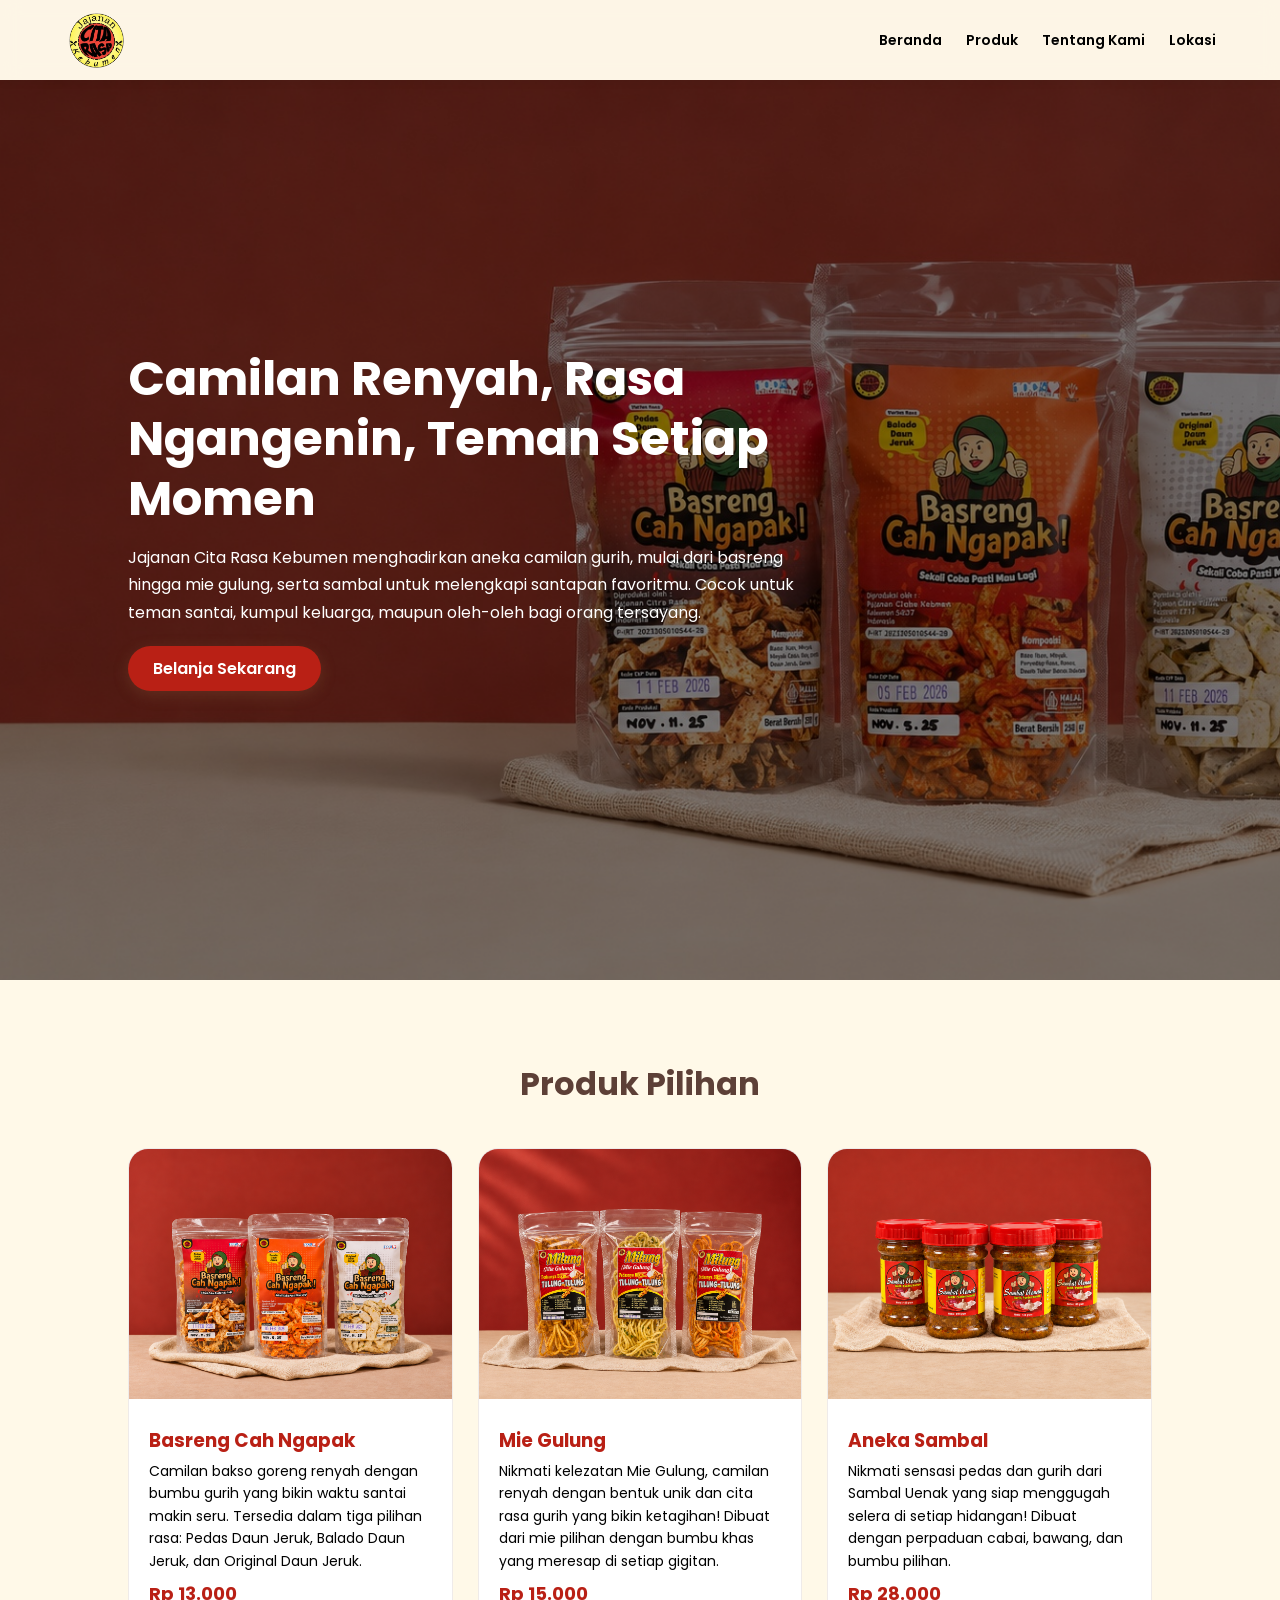
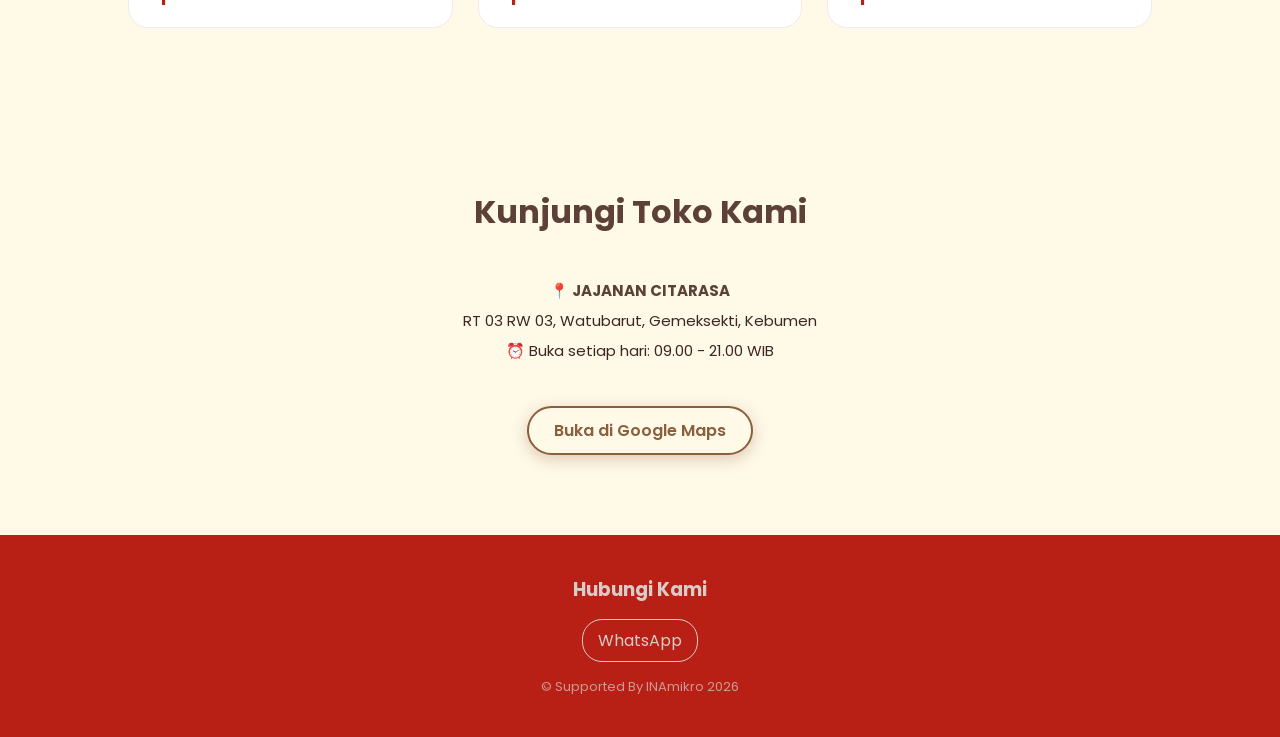
<file: index.html>
<!DOCTYPE html>
<html lang="id">
<head>
  <meta charset="UTF-8" />
  <meta name="viewport" content="width=device-width, initial-scale=1.0"/>
  <title>JAJANAN CITARASA</title>

  <link href="https://fonts.googleapis.com/css2?family=Poppins:wght@300;400;600;700&display=swap" rel="stylesheet">

  <link rel="stylesheet" href="style.css">
</head>

<body>

  <header>
  <div class="logo">
    <a href="#beranda">
      <img src="img/logo.png" alt="Logo Jajanan Citarasa Kebumen" class="logo-img">
    </a>
  </div>

  <nav>
    <a href="#beranda">Beranda</a>
    <a href="produk.html">Produk</a>
    <a href="tentang.html">Tentang Kami</a>
    <a href="#lokasi">Lokasi</a>
  </nav>
</header>

  <section id="beranda">
    <div class="hero-text">
      <h1>Camilan Renyah, Rasa Ngangenin, Teman Setiap Momen</h1>
      <p>
        Jajanan Cita Rasa Kebumen menghadirkan aneka camilan gurih, mulai dari basreng hingga mie gulung, serta sambal untuk melengkapi santapan favoritmu. Cocok untuk teman santai, kumpul keluarga, maupun oleh-oleh bagi orang tersayang.
      </p>
      <a href="#produk" class="btn">Belanja Sekarang</a>
    </div>
  </section>

  <section id="produk">
    <h2>Produk Pilihan</h2>

    <div class="catalog-grid">

      <!-- Produk 1: Basreng -->
      <div class="card" data-category="camilan">
        <a href="pemesanan.html?nama=Basreng%20Cah%20Ngapak&harga=Rp%2013.000&gambar=img/basreng.png&kat=Camilan&desc=Camilan%20bakso%20goreng%20renyah%20dengan%20bumbu%20gurih%20yang%20bikin%20waktu%20santai%20makin%20seru.">
          <img src="img/basreng.png" alt="Basreng Cah Ngapak">
          <div class="card-content">
            <h3>Basreng Cah Ngapak</h3>
            <p>Camilan bakso goreng renyah dengan bumbu gurih yang bikin waktu santai makin seru. Tersedia dalam tiga pilihan rasa: Pedas Daun Jeruk, Balado Daun Jeruk, dan Original Daun Jeruk.</p>
            <div class="price">Rp 13.000</div>
          </div>
        </a>
      </div>

      <!-- Produk 2: Mie Gulung -->
      <div class="card" data-category="camilan">
        <a href="pemesanan.html?nama=Mie%20Gulung&harga=Rp%2015.000&gambar=img/milung.png&kat=Camilan&desc=Nikmati%20kelezatan%20Mie%20Gulung,%20camilan%20renyah%20dengan%20bentuk%20unik%20dan%20cita%20rasa%20gurih%20yang%20bikin%20ketagihan!">
          <img src="img/milung.png" alt="Mie Gulung">
          <div class="card-content">
            <h3>Mie Gulung</h3>
            <p>Nikmati kelezatan Mie Gulung, camilan renyah dengan bentuk unik dan cita rasa gurih yang bikin ketagihan! Dibuat dari mie pilihan dengan bumbu khas yang meresap di setiap gigitan.</p>
            <div class="price">Rp 15.000</div>
          </div>
        </a>
      </div>

      <!-- Produk 3: Aneka Sambal -->
      <div class="card" data-category="sambal">
        <a href="pemesanan.html?nama=Aneka%20Sambal&harga=Rp%2028.000&gambar=img/sambal.png&kat=Sambal&desc=Nikmati%20sensasi%20pedas%20dan%20gurih%20dari%20Sambal%20Uenak%20yang%20siap%20menggugah%20selera%20di%20setiap%20hidangan!">
          <img src="img/sambal.png" alt="Sambal">
          <div class="card-content">
            <h3>Aneka Sambal</h3>
            <p>Nikmati sensasi pedas dan gurih dari Sambal Uenak yang siap menggugah selera di setiap hidangan! Dibuat dengan perpaduan cabai, bawang, dan bumbu pilihan.</p>
            <div class="price">Rp 28.000</div>
          </div>
        </a>
      </div>

    </div>
  </section>

  <section id="lokasi">
    <h2>Kunjungi Toko Kami</h2>
    <div class="location-info">
      <p class="store-name">📍 JAJANAN CITARASA</p>
      <p>RT 03 RW 03, Watubarut, Gemeksekti, Kebumen</p>
      <p>⏰ Buka setiap hari: 09.00 - 21.00 WIB</p>
    </div>
    <a href="https://maps.app.goo.gl/TmAmTBgGTd42muDu8" target="_blank" class="btn btn-outline">
      Buka di Google Maps
    </a>
  </section>

  <footer>
  <h3>Hubungi Kami</h3>
  <div class="socials">
    <a href="https://wa.me/087715188829?text=Halo%20Jajanan%20Cita%20Rasa%2C%20saya%20ingin%20bertanya" target="_blank" rel="noopener">WhatsApp</a>
  </div>
  <p class="copyright">© Supported By INAmikro 2026</p>
</footer>

  <div id="toast">Pesan notifikasi...</div>

  <script src="script.js"></script>

</body>
</html>
</file>
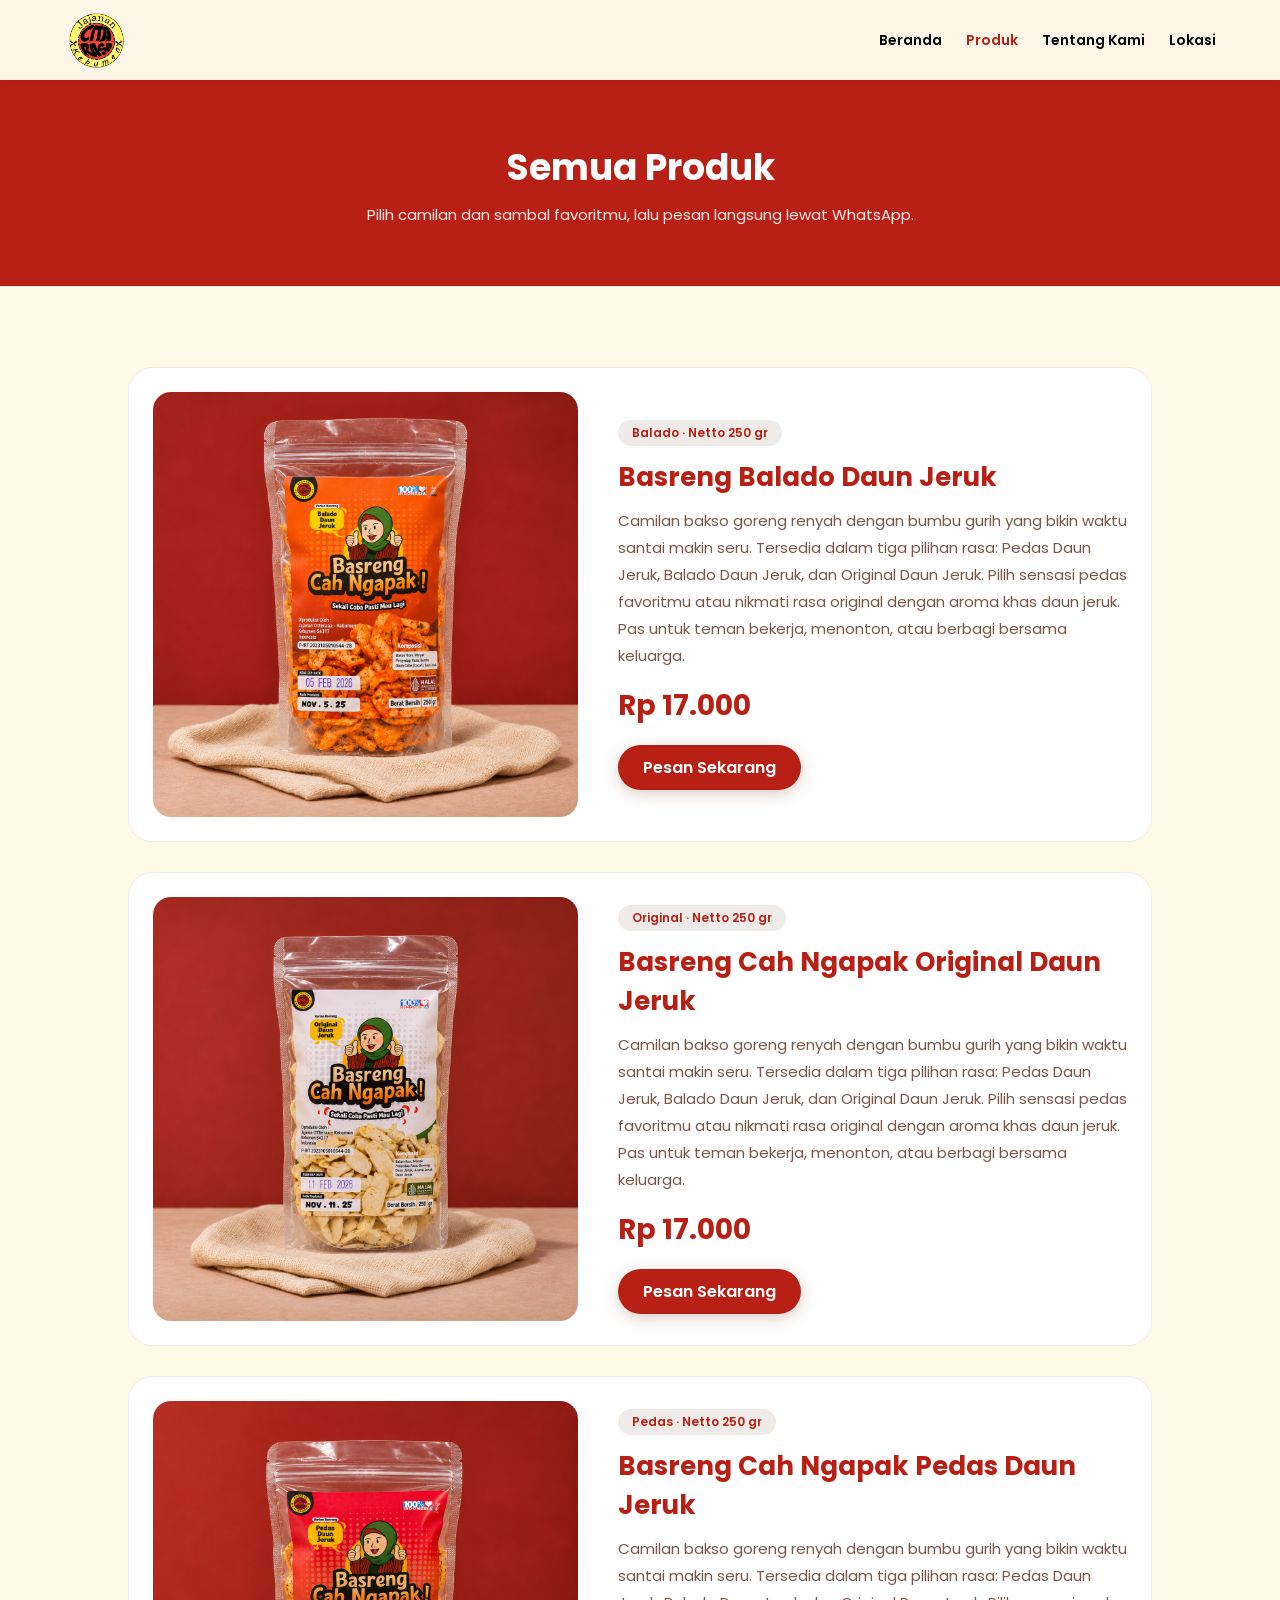
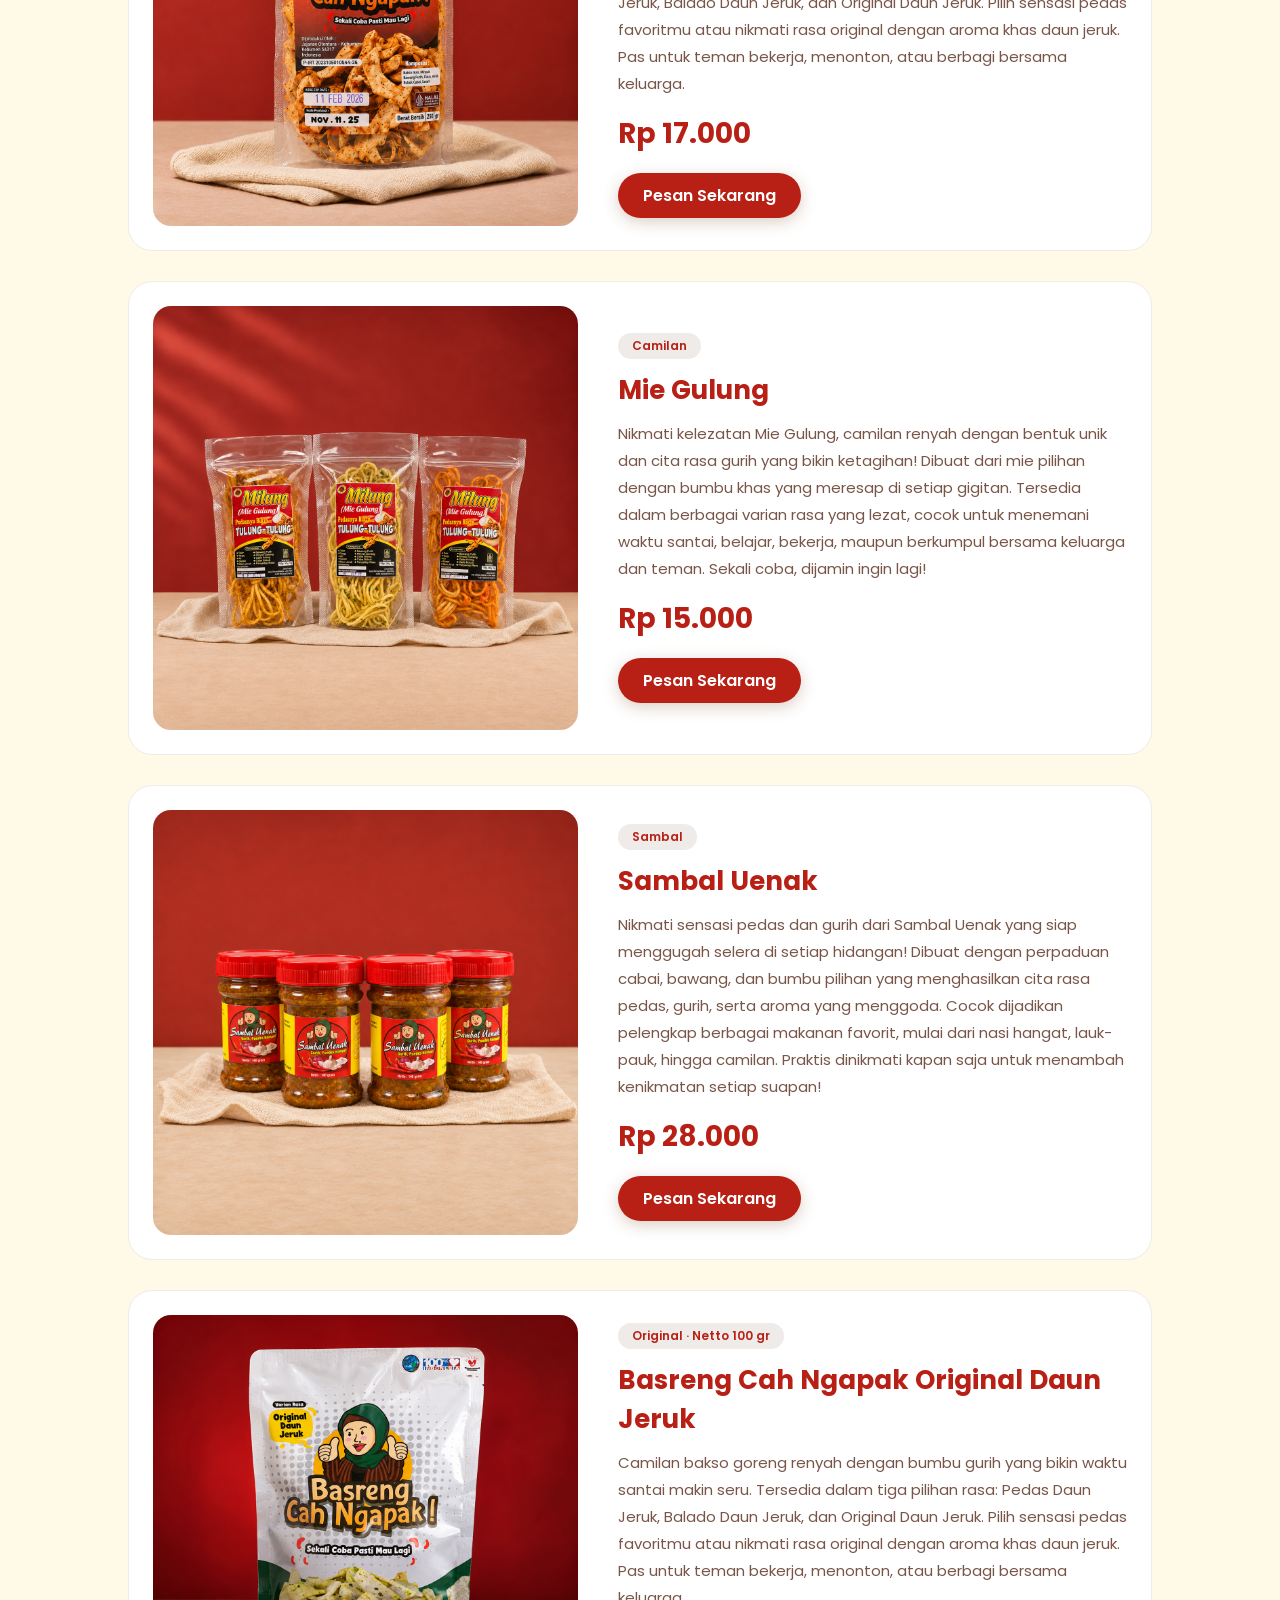
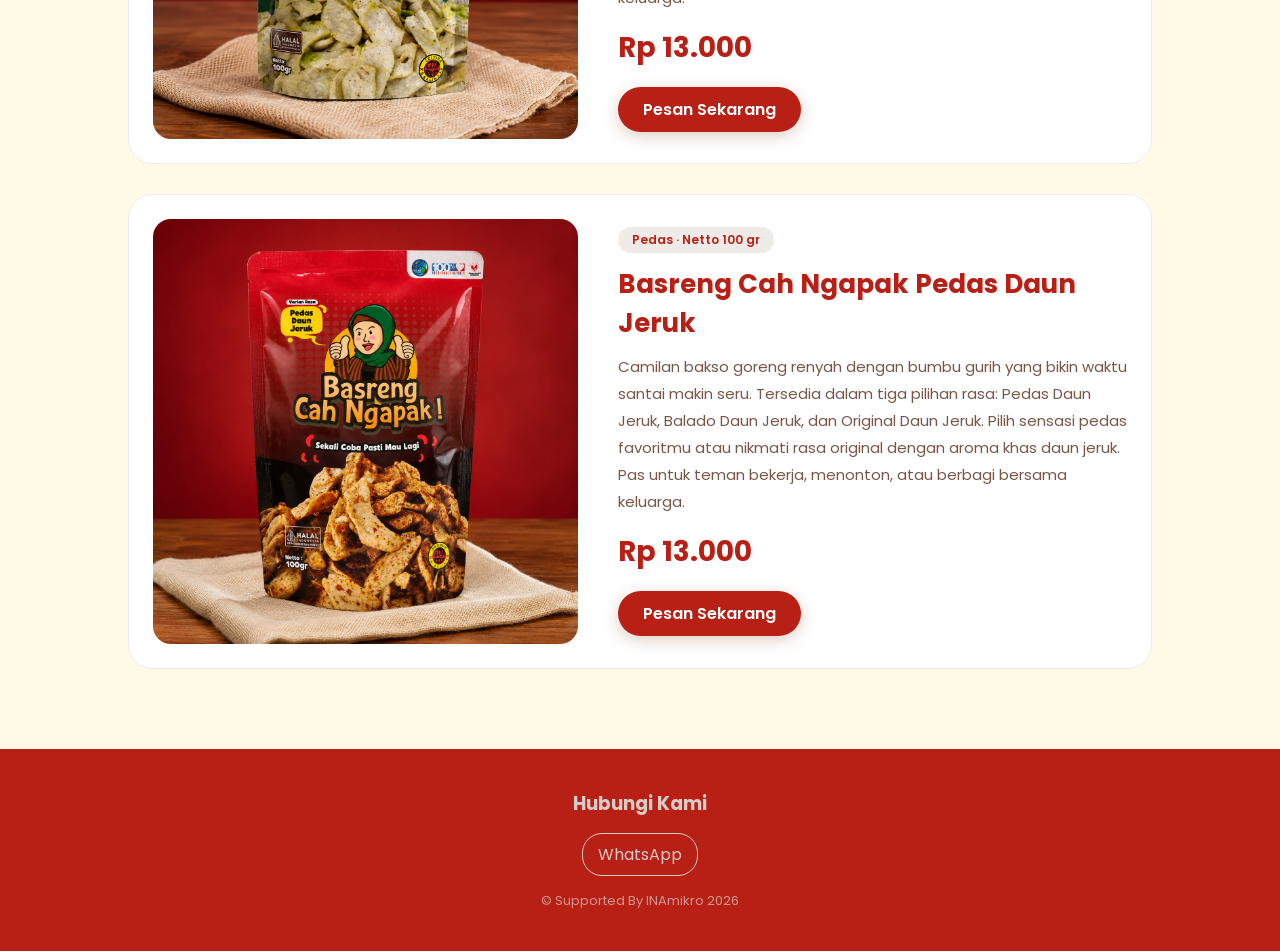
<file: produk.html>
<!DOCTYPE html>
<html lang="id">
<head>
  <meta charset="UTF-8" />
  <meta name="viewport" content="width=device-width, initial-scale=1.0"/>
  <title>Semua Produk - Jajanan Citarasa Kebumen</title>
  <link href="https://fonts.googleapis.com/css2?family=Poppins:wght@300;400;600;700&display=swap" rel="stylesheet">
  <link rel="stylesheet" href="style.css">
</head>
<body class="page-produk">

  <header>
    <div class="logo">
      <a href="index.html">
        <img src="img/logo.png" alt="Logo Jajanan Citarasa Kebumen" class="logo-img">
      </a>
    </div>
    <nav>
      <a href="index.html#beranda">Beranda</a>
      <a href="produk.html" class="active">Produk</a>
      <a href="tentang.html">Tentang Kami</a>
      <a href="index.html#lokasi">Lokasi</a>
    </nav>
  </header>

  <div class="about-hero">
    <h1>Semua Produk</h1>
    <p>Pilih camilan dan sambal favoritmu, lalu pesan langsung lewat WhatsApp.</p>
  </div>

  <section class="produk-list">
    <div class="produk-rows" id="produk-grid"></div>
  </section>

  <footer>
    <h3>Hubungi Kami</h3>
    <div class="socials">
      <a href="https://wa.me/6287715188829?text=Halo%20Jajanan%20Cita%20Rasa%2C%20saya%20ingin%20bertanya" target="_blank" rel="noopener">WhatsApp</a>
    </div>
    <p class="copyright">© Supported By INAmikro 2026</p>
  </footer>

  <script src="script.js"></script>

</body>
</html>
</file>
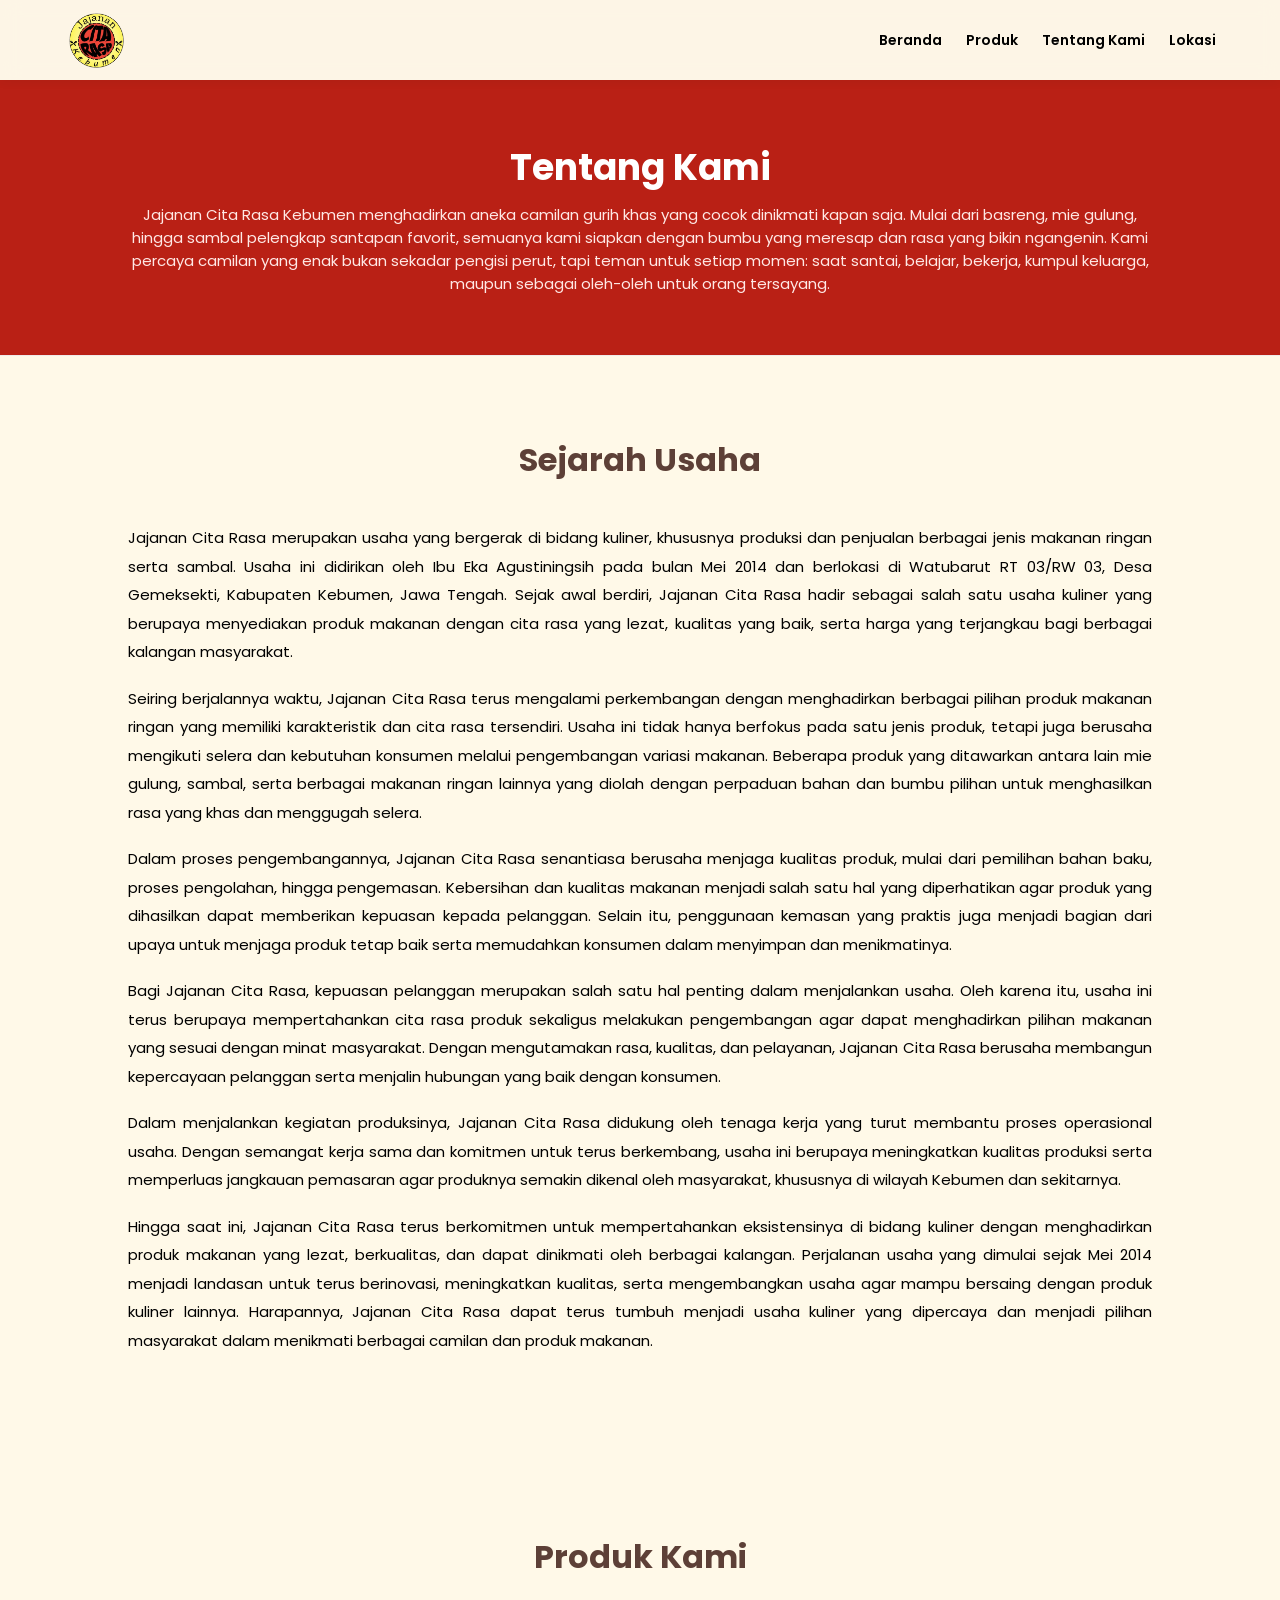
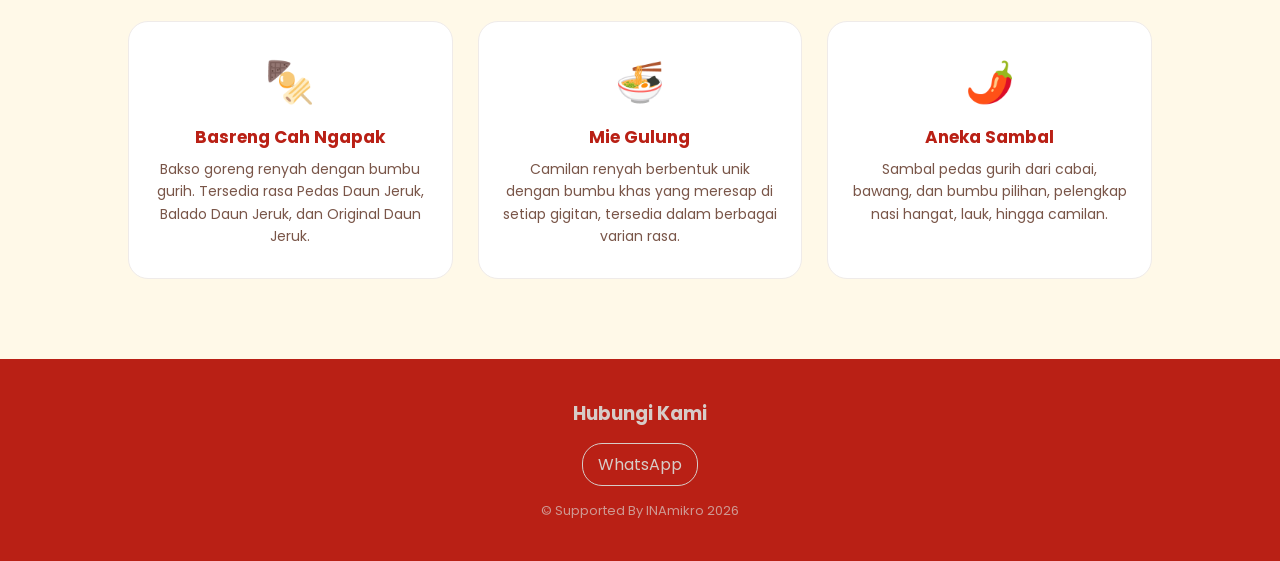
<file: tentang.html>
<!DOCTYPE html>
<html lang="id">
<head>
  <meta charset="UTF-8" />
  <meta name="viewport" content="width=device-width, initial-scale=1.0"/>
  <title>Tentang Kami - Jajanan Citarasa Kebumen</title>
  <link href="https://fonts.googleapis.com/css2?family=Poppins:wght@300;400;600;700&display=swap" rel="stylesheet">
  <link rel="stylesheet" href="style.css">
</head>
<body class="page-tentang">

  <header>
    <div class="logo">
      <a href="index.html">
        <img src="img/logo.png" alt="Logo Jajanan Citarasa Kebumen" class="logo-img">
      </a>
    </div>
    <nav>
      <a href="index.html#beranda">Beranda</a>
      <a href="produk.html">Produk</a>
      <a href="tentang.html">Tentang Kami</a>
      <a href="index.html#lokasi">Lokasi</a>
    </nav>
  </header>

  <div class="about-hero">
    <h1>Tentang Kami</h1>
    <p>Jajanan Cita Rasa Kebumen menghadirkan aneka camilan gurih khas yang cocok dinikmati kapan saja. Mulai dari basreng, mie gulung, hingga sambal pelengkap santapan favorit, semuanya kami siapkan dengan bumbu yang meresap dan rasa yang bikin ngangenin. Kami percaya camilan yang enak bukan sekadar pengisi perut, tapi teman untuk setiap momen: saat santai, belajar, bekerja, kumpul keluarga, maupun sebagai oleh-oleh untuk orang tersayang.</p>
  </div>

  <section class="about-history">
    <h2>Sejarah Usaha</h2>

    <div class="history-text">
      <p>Jajanan Cita Rasa merupakan usaha yang bergerak di bidang kuliner, khususnya produksi dan penjualan berbagai jenis makanan ringan serta sambal. Usaha ini didirikan oleh Ibu Eka Agustiningsih pada bulan Mei 2014 dan berlokasi di Watubarut RT 03/RW 03, Desa Gemeksekti, Kabupaten Kebumen, Jawa Tengah. Sejak awal berdiri, Jajanan Cita Rasa hadir sebagai salah satu usaha kuliner yang berupaya menyediakan produk makanan dengan cita rasa yang lezat, kualitas yang baik, serta harga yang terjangkau bagi berbagai kalangan masyarakat.</p>

      <p>Seiring berjalannya waktu, Jajanan Cita Rasa terus mengalami perkembangan dengan menghadirkan berbagai pilihan produk makanan ringan yang memiliki karakteristik dan cita rasa tersendiri. Usaha ini tidak hanya berfokus pada satu jenis produk, tetapi juga berusaha mengikuti selera dan kebutuhan konsumen melalui pengembangan variasi makanan. Beberapa produk yang ditawarkan antara lain mie gulung, sambal, serta berbagai makanan ringan lainnya yang diolah dengan perpaduan bahan dan bumbu pilihan untuk menghasilkan rasa yang khas dan menggugah selera.</p>

      <p>Dalam proses pengembangannya, Jajanan Cita Rasa senantiasa berusaha menjaga kualitas produk, mulai dari pemilihan bahan baku, proses pengolahan, hingga pengemasan. Kebersihan dan kualitas makanan menjadi salah satu hal yang diperhatikan agar produk yang dihasilkan dapat memberikan kepuasan kepada pelanggan. Selain itu, penggunaan kemasan yang praktis juga menjadi bagian dari upaya untuk menjaga produk tetap baik serta memudahkan konsumen dalam menyimpan dan menikmatinya.</p>

      <p>Bagi Jajanan Cita Rasa, kepuasan pelanggan merupakan salah satu hal penting dalam menjalankan usaha. Oleh karena itu, usaha ini terus berupaya mempertahankan cita rasa produk sekaligus melakukan pengembangan agar dapat menghadirkan pilihan makanan yang sesuai dengan minat masyarakat. Dengan mengutamakan rasa, kualitas, dan pelayanan, Jajanan Cita Rasa berusaha membangun kepercayaan pelanggan serta menjalin hubungan yang baik dengan konsumen.</p>

      <p>Dalam menjalankan kegiatan produksinya, Jajanan Cita Rasa didukung oleh tenaga kerja yang turut membantu proses operasional usaha. Dengan semangat kerja sama dan komitmen untuk terus berkembang, usaha ini berupaya meningkatkan kualitas produksi serta memperluas jangkauan pemasaran agar produknya semakin dikenal oleh masyarakat, khususnya di wilayah Kebumen dan sekitarnya.</p>

      <p>Hingga saat ini, Jajanan Cita Rasa terus berkomitmen untuk mempertahankan eksistensinya di bidang kuliner dengan menghadirkan produk makanan yang lezat, berkualitas, dan dapat dinikmati oleh berbagai kalangan. Perjalanan usaha yang dimulai sejak Mei 2014 menjadi landasan untuk terus berinovasi, meningkatkan kualitas, serta mengembangkan usaha agar mampu bersaing dengan produk kuliner lainnya. Harapannya, Jajanan Cita Rasa dapat terus tumbuh menjadi usaha kuliner yang dipercaya dan menjadi pilihan masyarakat dalam menikmati berbagai camilan dan produk makanan.</p>
    </div>
  </section>

  <section class="about-products">
    <h2>Produk Kami</h2>
    <div class="about-grid">
      <div class="about-box">
        <span class="about-icon">🍢</span>
        <h3>Basreng Cah Ngapak</h3>
        <p>Bakso goreng renyah dengan bumbu gurih. Tersedia rasa Pedas Daun Jeruk, Balado Daun Jeruk, dan Original Daun Jeruk.</p>
      </div>
      <div class="about-box">
        <span class="about-icon">🍜</span>
        <h3>Mie Gulung</h3>
        <p>Camilan renyah berbentuk unik dengan bumbu khas yang meresap di setiap gigitan, tersedia dalam berbagai varian rasa.</p>
      </div>
      <div class="about-box">
        <span class="about-icon">🌶️</span>
        <h3>Aneka Sambal</h3>
        <p>Sambal pedas gurih dari cabai, bawang, dan bumbu pilihan, pelengkap nasi hangat, lauk, hingga camilan.</p>
      </div>
    </div>
  </section>

  <footer>
  <h3>Hubungi Kami</h3>
  <div class="socials">
    <a href="https://wa.me/087715188829?text=Halo%20Jajanan%20Cita%20Rasa%2C%20saya%20ingin%20bertanya" target="_blank" rel="noopener">WhatsApp</a>
  </div>
  <p class="copyright">© Supported By INAmikro 2026</p>
  </footer>

</body>
</html>
</file>
<file: style.css>
* {
  margin: 0;
  padding: 0;
  box-sizing: border-box;
  font-family: 'Poppins', sans-serif;
}

html {
  scroll-behavior: smooth;
  scroll-padding-top: 90px;
}

body {
  background: #FFF9E8;
  color: #3e2723;
  overflow-x: hidden;
}

.btn {
  display: inline-block;
  margin-top: 20px;
  padding: 10px 25px;
  background: #b92015;
  color: white;
  text-decoration: none;
  border-radius: 999px;
  font-weight: 600;
  transition: 0.3s;
  box-shadow: 0 4px 15px rgba(139, 94, 60, 0.3);
}

.btn:hover {
  background: #7e130c;
  transform: translateY(-3px);
}

.btn-outline {
  background: transparent;
  border: 2px solid #8b5e3c;
  color: #8b5e3c;
}

/* HEADER */
header {
  background: rgba(253, 245, 230, 0.85);
  backdrop-filter: blur(10px);
  padding: 8px 5%;
  display: flex;
  justify-content: space-between;
  align-items: center;
  position: sticky;
  width: 100%;
  top: 0;
  z-index: 1000;
  box-shadow: 0 2px 10px rgba(0, 0, 0, 0.05);
  flex-wrap: wrap;
  gap: 10px;
}

.logo a {
  text-decoration: none;
}


.logo-text span {
  display: block;
  font-size: 9px;
  font-weight: 400;
  letter-spacing: 2px;
  text-transform: uppercase;
  text-align: center;
  background: linear-gradient(135deg, #a0522d, #c8864a);
  -webkit-background-clip: text;
  -webkit-text-fill-color: transparent;
  background-clip: text;
}

nav {
  display: flex;
  flex-wrap: wrap;
  gap: 4px;
}

nav a {
  color: #000000;
  text-decoration: none;
  margin-left: 20px;
  font-weight: 600;
  transition: 0.3s;
  font-size: 14px;
  white-space: nowrap;
}

nav a:hover {
  color: #8b5e3c;
}

/* HERO SECTION */
#beranda {
  min-height: 100vh;
  display: flex;
  align-items: center;
  color: white;
  padding-top: 60px;
  position: relative;
  overflow: hidden;
}

/* Dua layer background untuk efek crossfade */
.bg-layer {
  position: absolute;
  inset: 0;
  background-size: cover;
  background-position: center;
  opacity: 0;
  transition: opacity 1.5s ease-in-out;
  z-index: 0;
}

.bg-layer::after {
  content: "";
  position: absolute;
  inset: 0;
  background: rgba(0, 0, 0, 0.5);
}

.bg-layer.active {
  opacity: 1;
}

.hero-text {
  position: relative;
  z-index: 2;
  max-width: 700px;
}

.hero-text h1 {
  font-size: 48px;
  margin-bottom: 15px;
  line-height: 1.25;
}

.hero-text p {
  font-size: 16px;
  line-height: 1.7;
}

.hero-text span {
  color: #d7ccc8;
}

/* SECTION COMMON */
section { padding: 80px 10%; }
h2 {
  text-align: center;
  margin-bottom: 40px;
  font-size: 32px;
  color: #5d4037;
}

/* CATALOG CARD */
.catalog-grid {
  display: grid;
  grid-template-columns: repeat(auto-fit, minmax(250px, 1fr));
  gap: 25px;
}

.card {
  background: #ffffff;
  border-radius: 20px;
  overflow: hidden;
  border: 1px solid #efebe9;
  transition: 0.3s;
}

.card:hover {
  transform: translateY(-8px);
  box-shadow: 0 15px 30px rgba(139, 94, 60, 0.15);
}

.card img {
  width: 100%;
  height: 250px;
  object-fit: cover;
}

.card-content { padding: 20px; }
.card-content h3 { color: #b92015; margin-bottom: 5px; }
.card-content p { font-size: 14px; color: #000000; line-height: 1.6; }
.price { color: #b92015; font-weight: 700; font-size: 18px; margin-top: 8px; }

.card a, .card a:visited, .card a:hover {
  text-decoration: none;
  color: inherit;
}

/* CATEGORY */
.category-grid {
  display: grid;
  grid-template-columns: 1fr;
  gap: 15px;
  max-width: 400px;
  margin: 0 auto;
}

.category-box {
  background: #efebe9;
  padding: 25px 30px;
  text-align: center;
  border-radius: 15px;
  cursor: pointer;
  transition: 0.3s;
  font-weight: 600;
  font-size: 16px;
  letter-spacing: 0.5px;
  box-shadow: 0 2px 8px rgba(139, 94, 60, 0.08);
}

.category-box:hover {
  background: #d7c4b0;
  transform: translateY(-3px);
  box-shadow: 0 6px 20px rgba(139, 94, 60, 0.2);
}

.category-box:active {
  transform: scale(0.95);
  box-shadow: 0 2px 6px rgba(139, 94, 60, 0.15);
  background: #c8a882;
}

.category-box.active {
  background: #8b5e3c;
  color: white;
}

@keyframes ripple {
  0%   { transform: scale(0); opacity: 0.4; }
  100% { transform: scale(4); opacity: 0; }
}

.category-box .ripple-effect {
  position: absolute;
  border-radius: 50%;
  width: 60px;
  height: 60px;
  background: rgba(139, 94, 60, 0.3);
  animation: ripple 0.6s linear;
  pointer-events: none;
  transform-origin: center;
}

/* LOKASI */
#lokasi {
  text-align: center;
}

.location-info {
  text-align: center;
  margin-bottom: 20px;
  line-height: 2;
}

.location-info p {
  font-size: 15px;
}

.store-name {
  font-weight: 700;
  font-size: 18px;
  color: #5d4037;
}

/* FOOTER */
footer {
  background: #b92015;
  color: #d7ccc8;
  padding: 40px 20px;
  text-align: center;
}

.socials {
  margin: 15px 0;
  display: flex;
  justify-content: center;
  flex-wrap: wrap;
  gap: 10px;
}

.socials a {
  color: #d7ccc8;
  border: 1px solid #d7ccc8;
  padding: 8px 15px;
  margin: 0;
  border-radius: 20px;
  text-decoration: none;
}

.socials a:hover {
  background: #7e130c;
  border-color: #8b5e3c;
}

.copyright {
  margin-top: 15px;
  font-size: 13px;
  opacity: 0.7;
}

/* TOAST */
#toast {
  visibility: hidden;
  min-width: 200px;
  max-width: 90vw;
  background-color: #3e2723;
  color: #fff;
  text-align: center;
  border-radius: 999px;
  padding: 12px 24px;
  position: fixed;
  z-index: 9999;
  bottom: 30px;
  left: 50%;
  transform: translateX(-50%);
  font-size: 14px;
  opacity: 0;
  transition: opacity 0.4s ease;
}

#toast.show {
  visibility: visible;
  opacity: 1;
}

/* =============================================
   RESPONSIVE BREAKPOINTS
   ============================================= */

/* TABLET (≤ 1024px) */
@media (max-width: 1024px) {
  section { padding: 60px 6%; }
  .hero-text h1 { font-size: 40px; }
  .catalog-grid { grid-template-columns: repeat(auto-fit, minmax(220px, 1fr)); }
}

/* MOBILE LANDSCAPE / SMALL TABLET (≤ 768px) */
@media (max-width: 768px) {
  header {
    padding: 12px 5%;
    justify-content: center;
    text-align: center;
  }
  .logo { width: 100%; text-align: center; }
  nav {
    width: 100%;
    justify-content: center;
  }
  nav a {
    margin-left: 0;
    padding: 4px 10px;
    font-size: 13px;
  }

  .hero-text h1 { font-size: 30px; }
  .hero-text p { font-size: 14px; }

  h2 { font-size: 26px; margin-bottom: 28px; }
  section { padding: 50px 6%; }

  .catalog-grid { grid-template-columns: 1fr; gap: 20px; }
  .card img { height: 220px; }

  .category-grid { max-width: 100%; }
  .category-box { padding: 20px; font-size: 15px; }
}

/* MOBILE (≤ 480px) */
@media (max-width: 480px) {
  .logo-text { font-size: 24px; }
  .logo-text span { font-size: 8px; }

  .hero-text h1 { font-size: 26px; }
  .hero-text p { font-size: 13px; line-height: 1.6; }
  .btn { padding: 10px 20px; font-size: 14px; }

  h2 { font-size: 22px; }
  section { padding: 40px 5%; }

  .card-content { padding: 16px; }
  .card-content h3 { font-size: 16px; }
  .card-content p { font-size: 13px; }
  .price { font-size: 16px; }

  .location-info p { font-size: 13px; }
  .store-name { font-size: 16px; }

  .socials a { padding: 6px 12px; font-size: 13px; }
  footer { padding: 30px 16px; }
}

/* LOGO IMAGE */
.logo-img {
  display: block;
  height: 64px;
  width: auto;
}

@media (max-width: 768px) {
  .logo a { display: inline-block; }
  .logo-img { height: 56px; margin: 0 auto; }
}

@media (max-width: 480px) {
  .logo-img { height: 48px; }
}

/* =============================================
   HELPER
   ============================================= */
.is-hidden { display: none !important; }

/* =============================================
   HALAMAN KATEGORI (kategori.html)
   ============================================= */
.kategori-hero {
  padding: 30px 10% 30px;
  color: #3e2723;
  text-align: center;
  position: relative;
  border-bottom: 1px solid #efebe9;
}

.back-btn {
  display: inline-flex;
  align-items: center;
  gap: 6px;
  color: #a1887f;
  text-decoration: none;
  font-size: 17px;
  font-weight: 700;
  margin-bottom: 16px;
  transition: 0.3s;
  position: absolute;
  top: 30px;
  left: 10%;
}

.back-btn:hover { color: #8b5e3c; }

.kategori-hero h1 { font-size: 28px; font-weight: 700; margin-bottom: 6px; margin-top: 30px; color: #5d4037; }
.kategori-hero p { font-size: 13px; opacity: 0.75; }

.konten { padding: 60px 10%; }
.konten h2 { font-size: 22px; color: #5d4037; margin-bottom: 30px; font-weight: 600; text-align: left; }

.page-kategori .catalog-grid { grid-template-columns: repeat(auto-fill, minmax(230px, 1fr)); }
.page-kategori .card img { height: 220px; }
.page-kategori .card-content { padding: 18px; }
.page-kategori .card-content h3 { font-size: 15px; }
.page-kategori .card-content p { font-size: 13px; margin-bottom: 8px; line-height: normal; }
.page-kategori .price { font-size: 17px; margin-top: 0; }

.empty-state { text-align: center; padding: 80px 20px; color: #a1887f; }
.empty-state .empty-icon { font-size: 64px; margin-bottom: 16px; }
.empty-state h3 { font-size: 20px; color: #8b5e3c; margin-bottom: 8px; }
.empty-state p { font-size: 14px; }

@media (max-width: 1024px) {
  .page-kategori .catalog-grid { grid-template-columns: repeat(auto-fill, minmax(200px, 1fr)); }
}

@media (max-width: 768px) {
  .kategori-hero h1 { font-size: 22px; margin-top: 0; }
  .back-btn { position: static; display: block; text-align: left; margin-bottom: 12px; font-size: 15px; }
  .kategori-hero p { font-size: 12px; }
  .konten { padding: 40px 5%; }
  .konten h2 { font-size: 18px; margin-bottom: 20px; }

  .page-kategori .catalog-grid { grid-template-columns: repeat(auto-fit, minmax(160px, 1fr)); gap: 16px; }
  .page-kategori .card img { height: 160px; }
  .page-kategori .card-content { padding: 14px; }
  .page-kategori .card-content h3 { font-size: 14px; }
  .page-kategori .card-content p { font-size: 12px; }
  .page-kategori .price { font-size: 15px; }
}

@media (max-width: 480px) {
  .kategori-hero { padding: 20px 6% 20px; }
  .kategori-hero h1 { font-size: 20px; }
  .back-btn { font-size: 13px; }

  .page-kategori .catalog-grid { grid-template-columns: 1fr 1fr; gap: 12px; }
  .page-kategori .card img { height: 130px; }
  .page-kategori .card-content { padding: 12px; }

  .empty-state { padding: 50px 16px; }
  .empty-state .empty-icon { font-size: 48px; }
  .empty-state h3 { font-size: 17px; }
  .empty-state p { font-size: 13px; }
}

.detail-container {
  display: grid;
  grid-template-columns: repeat(auto-fit, minmax(300px, 1fr));
  gap: 40px;
  padding: 50px 10%;
  margin-top: 20px;
}

.product-images { text-align: center; }

.main-img {
  width: 100%;
  height: 450px;
  object-fit: cover;
  border-radius: 20px;
  box-shadow: 0 10px 30px rgba(139, 94, 60, 0.2);
}

.product-info h1 { color: #8b5e3c; font-size: 32px; }
.product-info .price { font-size: 24px; margin: 15px 0; color: #a0522d; font-weight: 700; }
.description { line-height: 1.8; color: #795548; margin-bottom: 30px; }

.produk-badge {
  display: inline-block;
  background: #efebe9;
  color: #8b5e3c;
  font-size: 11px;
  font-weight: 600;
  padding: 4px 12px;
  border-radius: 999px;
  letter-spacing: 1px;
  text-transform: uppercase;
  margin-bottom: 12px;
}

.back-link {
  display: inline-flex;
  align-items: center;
  gap: 6px;
  color: #a1887f;
  text-decoration: none;
  font-size: 13px;
  margin-bottom: 16px;
  transition: 0.3s;
}

.back-link:hover { color: #8b5e3c; }

.btn-wa {
  display: flex;
  align-items: center;
  justify-content: center;
  gap: 12px;
  background: #25D366;
  color: white;
  text-decoration: none;
  padding: 16px 36px;
  border-radius: 999px;
  font-size: 16px;
  font-weight: 700;
  transition: 0.3s;
  box-shadow: 0 6px 20px rgba(37, 211, 102, 0.35);
  margin-top: 10px;
}

.btn-wa:hover {
  background: #1ebe5d;
  transform: translateY(-3px);
  box-shadow: 0 10px 28px rgba(37, 211, 102, 0.45);
}

.btn-wa svg { width: 22px; height: 22px; fill: white; flex-shrink: 0; }

.info-box {
  background: #fff8f0;
  border: 1px solid #e8d5c0;
  border-radius: 16px;
  padding: 20px 24px;
  margin-bottom: 24px;
}

.info-box h3 { font-size: 14px; color: #5d4037; margin-bottom: 10px; font-weight: 600; }
.info-box ul { list-style: none; display: flex; flex-direction: column; gap: 7px; }
.info-box ul li { font-size: 13px; color: #795548; display: flex; align-items: flex-start; gap: 8px; }
.info-box ul li::before { content: "\2713"; color: #8b5e3c; font-weight: 700; flex-shrink: 0; }

@media (max-width: 1024px) {
  .detail-container { padding: 40px 6%; gap: 30px; }
  .main-img { height: 380px; }
}

@media (max-width: 768px) {
  .detail-container { grid-template-columns: 1fr; padding: 30px 6%; gap: 24px; margin-top: 0; }
  .main-img { height: 280px; }
  .product-info h1 { font-size: 24px; }
  .product-info .price { font-size: 20px; }
  .description { font-size: 14px; line-height: 1.7; }
  .info-box { padding: 16px 18px; }
  .btn-wa { padding: 14px 24px; font-size: 15px; }
}

@media (max-width: 480px) {
  .main-img { height: 230px; border-radius: 14px; }
  .product-info h1 { font-size: 20px; }
  .product-info .price { font-size: 18px; }
  .description { font-size: 13px; }
  .produk-badge { font-size: 10px; }
  .info-box h3 { font-size: 13px; }
  .info-box ul li { font-size: 12px; }
  .btn-wa { width: 100%; padding: 14px 20px; font-size: 14px; }
  .btn-wa svg { width: 18px; height: 18px; }
}

/* =============================================
   HALAMAN TENTANG KAMI (tentang.html)
   ============================================= */
nav a.active { color: #b92015; }

.about-hero {
  padding: 60px 10%;
  text-align: center;
  border-bottom: 1px solid #efebe9;
  background-color: #b92015;
}

.about-hero h1 { font-size: 36px; font-weight: 700; color: #ffffff; margin-bottom: 8px; }
.about-hero p { font-size: 15px; color: #ffe9e6; }

.about-story {
  display: grid;
  grid-template-columns: 1.4fr 1fr;
  gap: 50px;
  align-items: center;
}

.about-text h2 { text-align: left; margin-bottom: 20px; font-size: 28px; }
.about-text p { font-size: 15px; line-height: 1.8; color: #795548; margin-bottom: 14px; }

.about-image { text-align: center; }
.about-image img { width: 100%; max-width: 320px; height: auto; }

.about-products { background: #FFF9E8; }

.about-grid {
  display: grid;
  grid-template-columns: repeat(auto-fit, minmax(240px, 1fr));
  gap: 25px;
}

.about-box {
  background: #ffffff;
  border: 1px solid #efebe9;
  border-radius: 20px;
  padding: 30px 24px;
  text-align: center;
  transition: 0.3s;
}

.about-box:hover {
  transform: translateY(-6px);
  box-shadow: 0 15px 30px rgba(139, 94, 60, 0.15);
}

.about-icon { display: block; font-size: 40px; margin-bottom: 12px; }
.about-box h3 { color: #b92015; margin-bottom: 8px; font-size: 17px; }
.about-box p { font-size: 14px; line-height: 1.6; color: #795548; }

.about-visit { text-align: center; }

@media (max-width: 768px) {
  .about-hero { padding: 40px 6%; }
  .about-hero h1 { font-size: 28px; }
  .about-story { grid-template-columns: 1fr; gap: 30px; }
  .about-text { text-align: center; }
  .about-text h2 { font-size: 22px; text-align: center; }
  .about-image img { max-width: 220px; }
}

@media (max-width: 480px) {
  .about-hero h1 { font-size: 24px; }
  .about-hero p { font-size: 13px; }
  .about-text p { font-size: 14px; }
}

/* SEJARAH USAHA */
.about-history { max-width: none; }

.history-facts {
  display: grid;
  grid-template-columns: repeat(auto-fit, minmax(200px, 1fr));
  gap: 16px;
  margin-bottom: 36px;
}

.history-fact {
  background: #ffffff;
  border: 1px solid #efebe9;
  border-left: 4px solid #b92015;
  border-radius: 14px;
  padding: 16px 20px;
}

.history-fact span { display: block; font-size: 12px; color: #a1887f; text-transform: uppercase; letter-spacing: 1px; margin-bottom: 4px; }
.history-fact strong { font-size: 16px; color: #5d4037; }

.history-text p { font-size: 15px; line-height: 1.9; color: #000000; margin-bottom: 18px; text-align: justify; }

@media (max-width: 768px) {
  .history-text p { font-size: 14px; line-height: 1.8; text-align: left; }
}

/* DAFTAR PRODUK (gambar kiri, detail kanan) */
.produk-rows { display: flex; flex-direction: column; gap: 30px; }

.produk-item {
  display: grid;
  grid-template-columns: 1fr 1.2fr;
  gap: 40px;
  align-items: center;
  background: #ffffff;
  border: 1px solid #efebe9;
  border-radius: 24px;
  padding: 24px;
  transition: 0.3s;
}

.produk-item:hover { box-shadow: 0 15px 30px rgba(139, 94, 60, 0.15); }

.produk-foto img {
  display: block;
  width: 100%;
  aspect-ratio: 1 / 1;
  object-fit: cover;
  border-radius: 18px;
}

.produk-tag {
  display: inline-block;
  background: #efebe9;
  color: #b92015;
  font-size: 12px;
  font-weight: 600;
  padding: 4px 14px;
  border-radius: 999px;
  margin-bottom: 12px;
}

.produk-detail h3 { font-size: 26px; color: #b92015; margin-bottom: 10px; }
.produk-detail p { font-size: 15px; line-height: 1.8; color: #795548; margin-bottom: 16px; }
.produk-harga { font-size: 28px; font-weight: 700; color: #b92015; }
.produk-detail .btn { margin-top: 18px; }

@media (max-width: 768px) {
  .produk-item { grid-template-columns: 1fr; gap: 20px; padding: 16px; }
  .produk-detail h3 { font-size: 21px; }
  .produk-detail p { font-size: 14px; }
  .produk-harga { font-size: 22px; }
}
</file>
